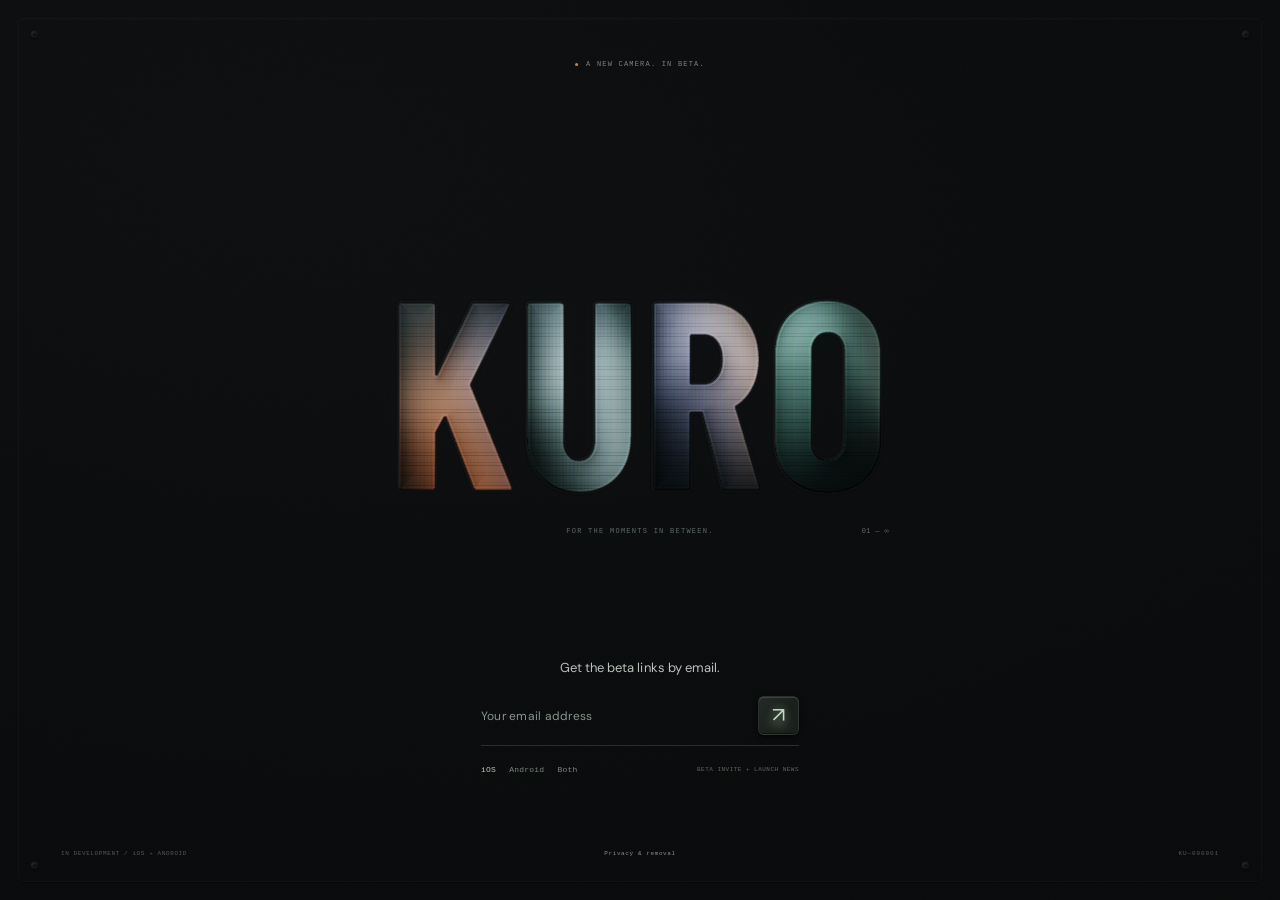
<file: index.html>
<!doctype html>
<html lang="en">
<head>
  <meta charset="utf-8">
  <meta name="viewport" content="width=device-width,initial-scale=1">
  <meta name="theme-color" content="#111213">
  <meta name="description" content="KURO. For the moments in between. Join the camera beta.">
  <meta property="og:title" content="KURO — For the moments in between.">
  <meta property="og:description" content="Sign up for the KURO camera beta on iPhone and Android.">
  <meta property="og:image" content="https://benmidi.github.io/kuro-site/assets/social-preview.png">
  <meta property="og:type" content="website">
  <meta property="og:url" content="https://benmidi.github.io/kuro-site/">
  <title>KURO — For the moments in between.</title>
  <link rel="icon" href="assets/favicon.svg" type="image/svg+xml">
  <link rel="preload" href="assets/barlow-700.ttf" as="font" type="font/ttf" crossorigin>
  <link rel="stylesheet" href="style.css?v=6">
  <script src="app.js?v=6" type="module"></script>
  <script src="waitlist.js?v=2" type="module"></script>
</head>
<body>
  <a class="skip-link" href="#email">Skip to signup</a>
  <main class="installation" id="installation">
    <canvas id="material" aria-hidden="true"></canvas>
    <div class="matte-border" aria-hidden="true"></div>
    <i class="fastener top-left" aria-hidden="true"></i><i class="fastener top-right" aria-hidden="true"></i>
    <i class="fastener bottom-left" aria-hidden="true"></i><i class="fastener bottom-right" aria-hidden="true"></i>
    <header class="masthead">
      <span class="coming-soon"><i></i> A NEW CAMERA. IN BETA.</span>
    </header>

    <div class="word-area">
      <button id="word-window" class="word-window" type="button" aria-label="Illuminate KURO" title="Hold to bring it into focus"><h1>KURO</h1></button>
      <div class="under-word" aria-hidden="true"><span class="word-tagline">FOR THE MOMENTS IN BETWEEN.</span><span class="word-index">01 — ∞</span></div>
    </div>

    <section class="signup" aria-labelledby="signup-title">
      <h2 id="signup-title">Get the beta links by email.</h2>
      <form id="waitlist-form" method="post">
        <label class="sr-only" for="email">Your email address</label>
        <div class="email-row"><input id="email" name="email" type="email" placeholder="Your email address" autocomplete="email" maxlength="254" required><button type="submit" class="join-button" disabled aria-label="Email me the beta links"><span aria-hidden="true">↗</span></button></div>
        <div class="form-bottom"><fieldset><legend class="sr-only">Your device</legend><label><input type="radio" name="platform" value="ios" checked><span>iOS</span></label><label><input type="radio" name="platform" value="android"><span>Android</span></label><label><input type="radio" name="platform" value="both"><span>Both</span></label></fieldset><span class="launch-note">BETA INVITE + LAUNCH NEWS</span></div>
        <div class="honey" aria-hidden="true"><label for="website">Website</label><input name="website" id="website" tabindex="-1" autocomplete="off"></div>
        <div id="signup-result"><p id="form-status" role="status" aria-live="polite"></p><div id="beta-links" hidden><a href="https://testflight.apple.com/join/BgCW6c2Y">iPhone · TestFlight</a> &nbsp; <a href="https://play.google.com/apps/internaltest/4700583040949326018">Android · approved testers</a></div></div><noscript><p class="no-script">Enable JavaScript to join the list.</p></noscript>
      </form>
    </section>
    <footer class="footer"><span>IN DEVELOPMENT / iOS + ANDROID</span><button id="privacy-open" type="button">Privacy & removal</button><span class="serial">KU—000001</span></footer>
  </main>
  <dialog id="privacy-dialog" aria-labelledby="privacy-title">
    <button class="dialog-close" id="privacy-close" aria-label="Close privacy notice">×</button>
    <span class="dialog-eyebrow">KURO / EARLY ACCESS</span>
    <h2 id="privacy-title">Your email stays yours.</h2>
    <p>Signing up sends you the beta links and opts you into KURO launch updates. Android installs require an approved Google Play tester account. We store your email, device preference, and signup time in Kuro’s Supabase database while the early-access list is in use. We don’t sell the list or use tracking pixels.</p>
    <p>A salted hash of your network address limits automated signups. Your raw network address is not stored in the waitlist. Hosting providers may keep their own operational logs.</p>
    <p>To leave, follow the unsubscribe link in your invitation or enter the same email below.</p>
    <form id="removal-form"><label for="removal-email">Email to remove</label><input type="email" id="removal-email" required maxlength="254" autocomplete="email"><button class="remove-button" type="submit">Remove my email <span aria-hidden="true">↗</span></button><p id="removal-status" role="status"></p></form>
  </dialog>
</body>
</html>
</file>
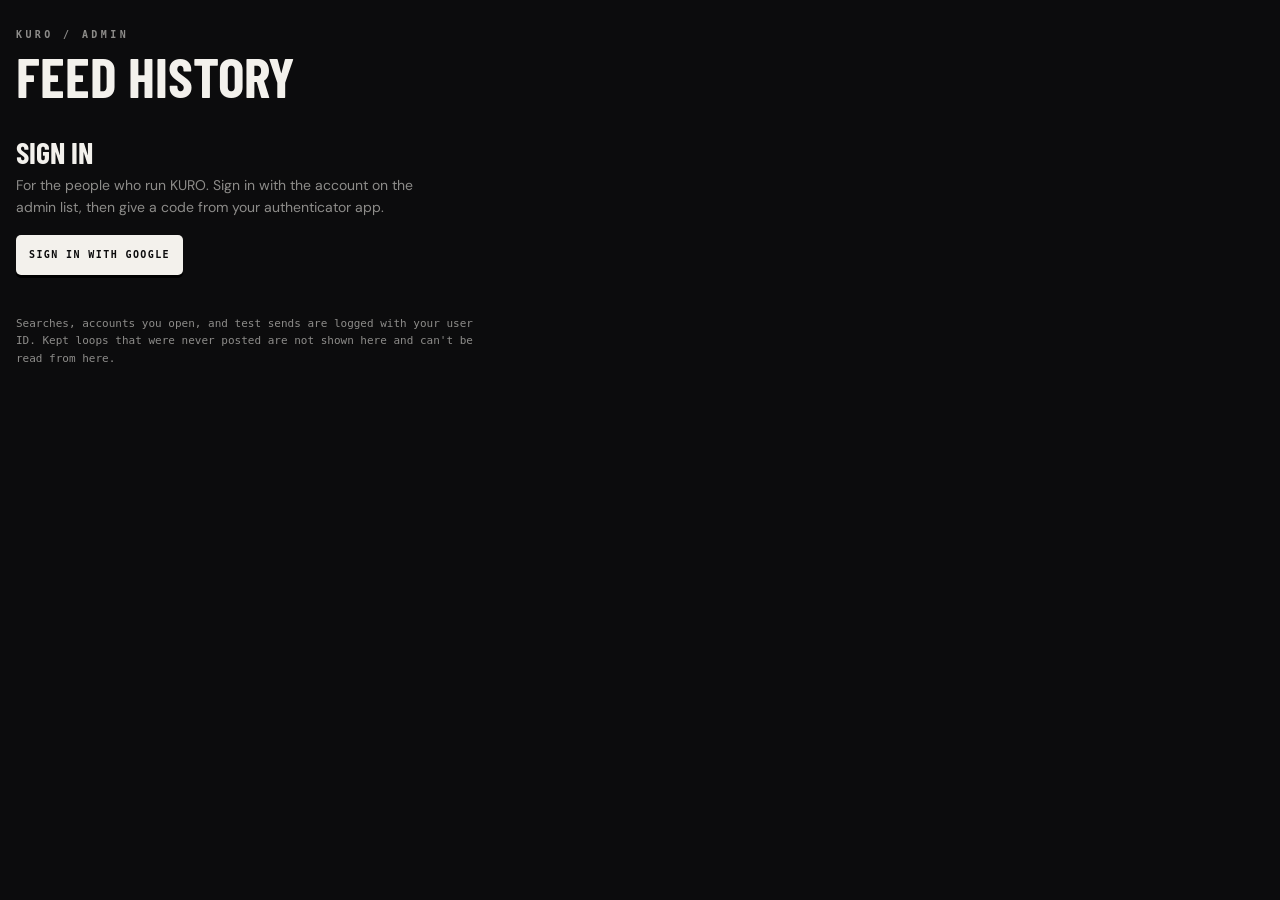
<file: admin/index.html>
<!doctype html>
<html lang="en">
<head>
  <meta charset="utf-8">
  <!-- This page holds no secrets and decides nothing: the database checks every request. The policy
       below is a second line. It lets the page run only its own scripts and styles, and talk only
       to KURO's backend (or the local stack on this machine). -->
  <meta http-equiv="Content-Security-Policy" content="default-src 'none'; script-src 'self'; style-src 'self'; font-src 'self'; img-src 'self' data:; connect-src https://rqirmprdejkkfvzhttco.supabase.co http://127.0.0.1:55321; base-uri 'none'; form-action 'none'">
  <meta name="referrer" content="no-referrer">
  <meta name="viewport" content="width=device-width,initial-scale=1">
  <meta name="robots" content="noindex,nofollow">
  <meta name="theme-color" content="#0c0c0d">
  <title>KURO — Admin</title>
  <link rel="icon" href="../assets/favicon.svg" type="image/svg+xml">
  <link rel="stylesheet" href="admin.css?v=3">
  <script src="admin.js?v=4" type="module"></script>
</head>
<body>
  <header class="top">
    <div>
      <span class="eyebrow">KURO / ADMIN</span>
      <h1>Feed history</h1>
    </div>
    <div class="who" id="who" hidden>
      <span id="who-name"></span>
      <button class="key" id="sign-out">SIGN OUT</button>
    </div>
  </header>

  <main>
    <p class="notice" id="notice" role="alert" hidden></p>

    <!-- One of these at a time, until the session is an admin's. -->
    <section class="gate" id="gate-loading"><p class="quiet">CHECKING…</p></section>

    <section class="gate" id="gate-sign-in" hidden>
      <h2>Sign in</h2>
      <p class="lede">For the people who run KURO. Sign in with the account on the admin list, then give a code from your authenticator app.</p>
      <button class="key primary" id="google" hidden>SIGN IN WITH GOOGLE</button>
      <form id="local" hidden autocomplete="off">
        <p class="tag">LOCAL STACK · 127.0.0.1:55321</p>
        <label>PUBLIC KEY <input id="local-key" required spellcheck="false" placeholder="scripts/local-backend.sh key"></label>
        <label>EMAIL <input id="local-email" type="email" required value="alice@kuro.test"></label>
        <label>PASSWORD <input id="local-password" type="password" required></label>
        <button class="key primary">SIGN IN</button>
      </form>
    </section>

    <section class="gate" id="gate-stranger" hidden>
      <h2>Not an admin</h2>
      <p class="lede">This account isn't on the admin list. If it should be, give the owner this user ID:</p>
      <p class="mono" id="stranger-id"></p>
    </section>

    <section class="gate" id="gate-code" hidden>
      <h2 id="code-title">Authenticator code</h2>
      <p class="lede" id="code-lede"></p>
      <div id="enroll" hidden>
        <img id="qr" alt="QR code for your authenticator app" width="200" height="200">
        <p class="tag">OR TYPE THIS KEY IN</p>
        <p class="mono" id="secret"></p>
      </div>
      <form id="code-form" autocomplete="off">
        <label>6-DIGIT CODE <input id="code" inputmode="numeric" pattern="[0-9]{6}" maxlength="6" required autocomplete="one-time-code"></label>
        <button class="key primary">CONTINUE</button>
      </form>
    </section>

    <section class="app" id="app" hidden>
      <a class="key campaign-link" id="compose-notification" href="#campaign-heading" hidden>COMPOSE NOTIFICATION</a>
      <aside class="people" aria-label="People">
        <label class="tag" for="search">HANDLE OR USER ID</label>
        <input id="search" type="search" spellcheck="false" autocomplete="off" maxlength="36" placeholder="@handle">
        <p class="quiet" id="people-status" role="status"></p>
        <button class="key" id="my-account" type="button">MY ACCOUNT</button>
        <ul id="people"></ul>
      </aside>
      <section class="loops" aria-label="Loops">
        <div id="person" hidden>
          <h2 id="person-name"></h2>
          <p class="mono" id="person-id"></p>
          <p class="quiet" id="person-counts"></p>
          <button class="key" id="push-test" type="button">SEND TEST NOTIFICATION</button>
          <p class="quiet" id="push-test-status" role="status" aria-live="polite"></p>
        </div>
        <p class="quiet" id="loops-status" role="status">Pick someone to see every loop they have put in the feed.</p>
        <div class="grid" id="grid"></div>
        <button class="key" id="more" hidden>LOAD MORE</button>
      </section>
    </section>

    <section class="campaigns" id="campaigns" aria-labelledby="campaign-heading" hidden>
      <h2 id="campaign-heading" tabindex="-1">Compose notification</h2>
      <div class="campaign-grid">
        <form id="campaign-form" autocomplete="off">
          <label>TITLE <input id="campaign-title" maxlength="80" required></label>
          <label>MESSAGE <textarea id="campaign-body" maxlength="240" rows="3" required></textarea></label>
          <label>AUDIENCE
            <select id="campaign-audience" aria-describedby="campaign-audience-help">
              <option value="all">All users</option>
              <option value="recent">Devices seen in the past 7 days</option>
              <option value="internal">Internal test accounts</option>
            </select>
          </label>
          <p class="quiet audience-help" id="campaign-audience-help">Only users with eligible devices can receive this push.</p>
          <label>PLATFORM
            <select id="campaign-platform">
              <option value="both">iOS and Android</option>
              <option value="ios">iOS</option>
              <option value="android">Android</option>
            </select>
          </label>
          <label>CATEGORY
            <select id="campaign-category">
              <option value="marketing">Marketing · opt-in required</option>
              <option value="service">Service · operational updates</option>
            </select>
          </label>
          <label>DELIVERY
            <select id="campaign-delivery">
              <option value="now">As soon as allowed</option>
              <option value="scheduled">Schedule in my time zone</option>
              <option value="recipient">Schedule in each recipient’s time zone</option>
            </select>
          </label>
          <label id="campaign-time-label" hidden><span id="campaign-time-zone">DATE AND TIME</span>
            <input type="datetime-local" id="campaign-time" disabled>
          </label>
          <p class="quiet">Opens the feed. Schedule up to 7 days ahead. Quiet hours and delivery backlog can delay arrival. In recipient-local mode, a time that has already passed is due immediately.</p>
          <button class="key primary" id="campaign-preview-button" type="submit">PREVIEW AUDIENCE</button>
        </form>
        <div>
          <div class="notification-preview" aria-label="Notification preview">
            <p class="tag">KURO</p>
            <strong id="campaign-preview-title"></strong>
            <p id="campaign-preview-body"></p>
          </div>
          <p id="campaign-status" class="quiet" role="status" aria-live="polite"></p>
          <div id="campaign-actions" hidden>
            <label id="campaign-confirm-label" hidden><span id="campaign-confirm-prompt"></span>
              <input id="campaign-confirm" spellcheck="false" autocomplete="off">
            </label>
            <div class="campaign-buttons">
              <button class="key" id="campaign-test" type="button">TEST ON MY DEVICES</button>
              <button class="key primary" id="campaign-schedule" type="button">QUEUE CAMPAIGN</button>
            </div>
            <p class="quiet" id="campaign-action-status" role="status" aria-live="polite"></p>
          </div>
        </div>
      </div>
      <div class="campaign-history">
        <div class="campaign-buttons"><h3>History</h3><button class="key" id="campaign-refresh" type="button">REFRESH</button></div>
        <p class="quiet" id="campaign-history-status" role="status"></p>
        <ul id="campaign-history"></ul>
      </div>
    </section>

    <p class="foot">Searches, accounts you open, and test sends are logged with your user ID. Kept loops that were never posted are not shown here and can't be read from here.</p>
  </main>

  <dialog id="viewer" aria-label="Loop">
    <canvas id="viewer-canvas"></canvas>
    <div class="viewer-side">
      <dl id="viewer-facts"></dl>
      <button class="key" id="viewer-close">CLOSE</button>
    </div>
  </dialog>
</body>
</html>
</file>
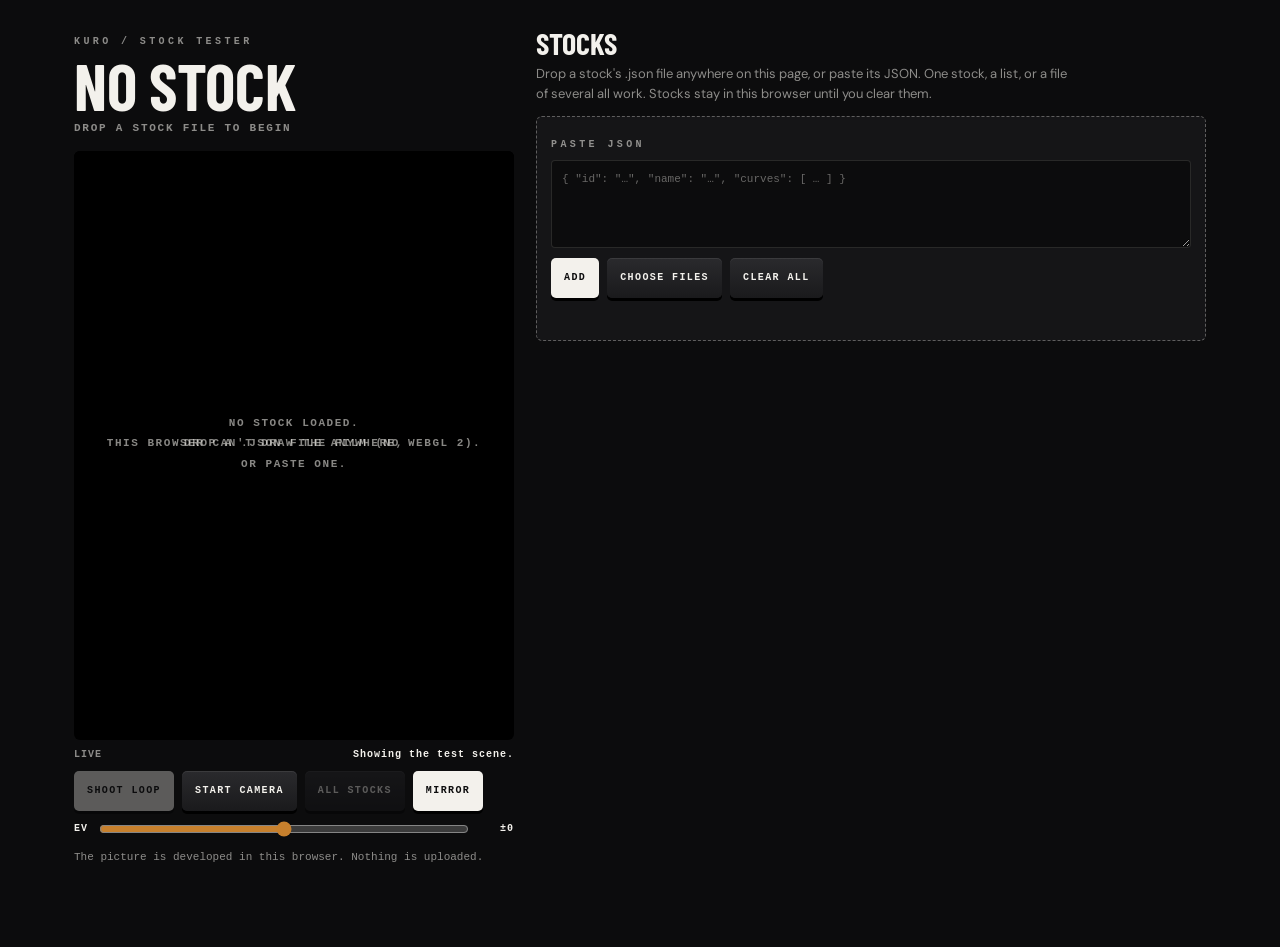
<file: stock-tester/index.html>
<!doctype html>
<html lang="en">
<head>
  <meta charset="utf-8">
  <meta name="viewport" content="width=device-width,initial-scale=1">
  <meta name="robots" content="noindex,nofollow">
  <meta name="theme-color" content="#0c0c0d">
  <title>KURO — Stock tester</title>
  <link rel="icon" href="../assets/favicon.svg" type="image/svg+xml">
  <style>
    @font-face{font-family:Barlow;src:url('../assets/barlow-700.ttf') format('truetype');font-weight:700;font-display:swap}
    @font-face{font-family:DM;src:url('../assets/dm-regular.ttf') format('truetype');font-weight:400;font-display:swap}
    :root{color-scheme:dark;--housing:#0c0c0d;--paper:#f3f1ec;--quiet:#f3f1ec8f;--line:#f3f1ec1f;--well:#151517;--kincha:#c7802d;--mono:'SFMono-Regular',ui-monospace,Menlo,Consolas,monospace}
    *{box-sizing:border-box}
    body{margin:0;background:var(--housing);color:var(--paper);font-family:DM,system-ui,sans-serif;-webkit-font-smoothing:antialiased}
    button,input,textarea{font:inherit;color:inherit}
    button{cursor:pointer}
    button:disabled{opacity:.35;cursor:default}
    :focus-visible{outline:1px solid var(--paper);outline-offset:3px}
    .page{max-width:1180px;margin:0 auto;padding:22px 16px 60px;display:grid;grid-template-columns:minmax(0,1fr);gap:22px}
    @media(min-width:900px){.page{grid-template-columns:minmax(0,440px) minmax(0,1fr);align-items:start;padding:28px 24px 80px}.camera{position:sticky;top:20px}}
    .eyebrow{font:700 10px/1 var(--mono);letter-spacing:.34em;color:var(--quiet)}
    h1{font:700 clamp(40px,9vw,64px)/.9 Barlow,Impact,'Arial Narrow',sans-serif;margin:8px 0 6px;letter-spacing:-.005em;text-transform:uppercase;overflow-wrap:anywhere}
    .sub{font:600 11px/1.4 var(--mono);letter-spacing:.16em;color:var(--quiet);min-height:16px}
    .finder{position:relative;margin-top:14px;aspect-ratio:3/4;background:#000;border-radius:6px;overflow:hidden;box-shadow:0 3px 0 #000}
    .sheet .finder{aspect-ratio:1/1}
    #film{position:absolute;inset:0;width:100%;height:100%;display:block}
    #video{display:none}
    .brackets{position:absolute;inset:14px;pointer-events:none}
    .brackets i{position:absolute;width:22px;height:22px;border:2px solid #f3f1ecb3}
    .brackets i:nth-child(1){left:0;top:0;border-right:0;border-bottom:0}.brackets i:nth-child(2){right:0;top:0;border-left:0;border-bottom:0}
    .brackets i:nth-child(3){left:0;bottom:0;border-right:0;border-top:0}.brackets i:nth-child(4){right:0;bottom:0;border-left:0;border-top:0}
    .sheet .brackets,.empty .brackets{display:none}
    #labels{position:absolute;inset:0}
    .label{position:absolute;padding:0;border:0;background:none;text-align:left}
    .label span{position:absolute;left:6px;bottom:6px;font:700 9px/1 var(--mono);letter-spacing:.12em;background:#0c0c0dd9;padding:4px 5px;border-radius:3px}
    .label:hover{box-shadow:inset 0 0 0 2px var(--paper)}
    .blank{position:absolute;inset:0;display:none;place-items:center;text-align:center;padding:30px;font:600 11px/1.9 var(--mono);letter-spacing:.14em;color:var(--quiet)}
    .empty .blank,.no-gl .blank.gl{display:grid}.no-gl .blank:not(.gl){display:none}
    .hud{display:flex;justify-content:space-between;gap:12px;align-items:center;min-height:34px;font:700 10px/1.3 var(--mono);letter-spacing:.1em}
    .hud #anatomy{color:var(--quiet)}
    .controls{display:flex;flex-wrap:wrap;gap:8px;align-items:center}
    .key{min-height:40px;padding:0 13px;border:0;border-radius:5px;background:linear-gradient(#2a2a2d,#1a1a1c);box-shadow:0 3px 0 #000,inset 0 1px #ffffff14;font:700 10px/1 var(--mono);letter-spacing:.14em}
    .key:active:not(:disabled){transform:translateY(2px);box-shadow:0 1px 0 #000}
    .key.primary,.key[aria-pressed=true]{background:var(--paper);color:var(--housing)}
    .ev{display:flex;align-items:center;gap:9px;flex:1 1 180px;font:700 10px/1 var(--mono);letter-spacing:.1em}
    .ev input{flex:1;min-width:0;accent-color:var(--kincha)}
    .ev output{min-width:34px;text-align:right}
    .note{font:400 11px/1.6 var(--mono);color:var(--quiet);margin:10px 0 0}
    h2{font:700 30px/1 Barlow,Impact,'Arial Narrow',sans-serif;text-transform:uppercase;margin:0 0 6px}
    .lede{font-size:13px;line-height:1.55;color:var(--quiet);margin:0 0 12px;max-width:60ch}
    .drop{border:1px dashed #f3f1ec55;border-radius:6px;padding:14px;background:var(--well)}
    .dropping .drop{border-color:var(--paper);background:#1e1e21}
    .dropping::after{content:'DROP TO ADD';position:fixed;inset:10px;display:grid;place-items:center;border:2px dashed var(--paper);border-radius:10px;background:#0c0c0de0;font:700 44px Barlow,Impact,sans-serif;letter-spacing:.02em;pointer-events:none;z-index:9}
    textarea{display:block;width:100%;min-height:88px;resize:vertical;background:#0c0c0d;border:1px solid var(--line);border-radius:4px;padding:10px;font:400 11px/1.5 var(--mono);color:var(--paper)}
    textarea::placeholder{color:#f3f1ec66}
    .drop .controls{margin-top:10px}
    .filekey{position:relative;display:inline-grid;place-items:center}
    .filekey input{position:absolute;inset:0;opacity:0;cursor:pointer;width:100%}
    #report{font:600 11px/1.5 var(--mono);letter-spacing:.04em;min-height:18px;margin:10px 0 0;color:#b9d6b4}
    #report[data-bad=true]{color:#f0a184}
    #stocks{display:flex;gap:8px;overflow-x:auto;padding:14px 0 6px;scrollbar-width:thin}
    .cartridge{position:relative;flex:0 0 96px;height:74px;border:0;border-radius:5px;text-align:left;padding:0;box-shadow:0 3px 0 #000;overflow:hidden}
    .cartridge[aria-selected=true]{box-shadow:0 0 0 2px var(--paper),0 4px 0 #000;transform:translateY(-2px)}
    .c-iso{position:absolute;left:8px;top:13px;font:700 30px/1 Barlow,Impact,sans-serif}
    .c-name{position:absolute;left:8px;right:6px;bottom:8px;font:700 8.5px/1 var(--mono);letter-spacing:.16em;white-space:nowrap;overflow:hidden;text-overflow:ellipsis}
    .c-kanji{position:absolute;right:7px;top:7px;font-size:14px;opacity:.75}
    .c-flag{position:absolute;right:6px;bottom:6px;width:15px;height:15px;border-radius:50%;background:#e2572f;color:#fff;font:700 10px/15px var(--mono);text-align:center}
    .card{position:relative;border-radius:6px;padding:14px;margin-top:10px;overflow:hidden;box-shadow:0 3px 0 #000;display:grid;gap:6px}
    .k-big{position:absolute;right:6px;top:-14px;font-size:120px;font-weight:700;opacity:.14;line-height:1.2;pointer-events:none}
    .k-name{font:800 11px/1 var(--mono);letter-spacing:.22em}
    .k-iso{font:700 88px/.9 Barlow,Impact,sans-serif}
    .card p{margin:0;font-size:13px;font-weight:500;line-height:1.4;max-width:34ch}
    .k-meta{font:600 9px/1.5 var(--mono);letter-spacing:.06em;opacity:.85;overflow-wrap:anywhere}.k-meta.dim{opacity:.6}
    .verdict{margin-top:12px;padding:11px 12px;border-radius:5px;background:#16241a;border:1px solid #3c6b47;font:400 11px/1.6 var(--mono);display:grid;gap:3px}
    .verdict strong{letter-spacing:.14em;font-size:10px;color:#b9d6b4}
    .verdict.bad{background:#2a1712;border-color:#8a4029}.verdict.bad strong{color:#f0a184}
    .verdict ul{margin:4px 0;padding-left:18px}.verdict span{color:var(--quiet)}
    .actions{display:flex;flex-wrap:wrap;gap:8px;margin:14px 0 4px}
    .actions button{min-height:36px;padding:0 12px;border:1px solid var(--line);border-radius:4px;background:none;font:700 10px/1 var(--mono);letter-spacing:.12em}
    .actions button:hover{background:#f3f1ec12}
    .params{margin-top:16px;border-top:1px solid var(--line);padding-top:10px}
    .params h3{font:700 10px/1 var(--mono);letter-spacing:.24em;color:var(--quiet);margin:0 0 8px}
    .params dl{margin:0;display:grid;grid-template-columns:118px minmax(0,1fr);gap:5px 12px;font:400 11px/1.5 var(--mono)}
    .params dt{color:var(--quiet);letter-spacing:.06em}.params dd{margin:0;overflow-wrap:anywhere;font-variant-numeric:tabular-nums}
    @media(max-width:480px){.params dl{grid-template-columns:96px minmax(0,1fr)}}
    @media(prefers-reduced-motion:reduce){.key:active:not(:disabled){transform:none}}
  </style>
  <script src="tester.js?v=2" type="module"></script>
</head>
<body class="empty">
  <main class="page">
    <section class="camera" aria-label="Viewfinder">
      <span class="eyebrow">KURO / STOCK TESTER</span>
      <h1 id="title">NO STOCK</h1>
      <div class="sub" id="motion">DROP A STOCK FILE TO BEGIN</div>
      <div class="finder">
        <canvas id="film" aria-label="The picture developed on the selected stock"></canvas>
        <video id="video" playsinline muted></video>
        <div id="labels"></div>
        <div class="brackets" aria-hidden="true"><i></i><i></i><i></i><i></i></div>
        <div class="blank">NO STOCK LOADED.<br>DROP A .JSON FILE ANYWHERE,<br>OR PASTE ONE.</div>
        <div class="blank gl">THIS BROWSER CAN'T DRAW THE FILM (NO WEBGL 2).</div>
      </div>
      <div class="hud"><span id="anatomy">LIVE</span><span id="camera-status">Showing the test scene.</span></div>
      <div class="controls">
        <button class="key primary" id="shoot" disabled>SHOOT LOOP</button>
        <button class="key" id="camera">START CAMERA</button>
        <button class="key" id="all" aria-pressed="false" disabled>ALL STOCKS</button>
        <button class="key" id="mirror" aria-pressed="true">MIRROR</button>
        <label class="ev">EV <input id="ev" type="range" min="-6" max="6" step="1" value="0" aria-label="Exposure, in thirds of a stop"> <output id="ev-value" for="ev">±0</output></label>
      </div>
      <p class="note">The picture is developed in this browser. Nothing is uploaded.</p>
    </section>

    <section aria-label="Stocks">
      <h2>Stocks</h2>
      <p class="lede">Drop a stock's .json file anywhere on this page, or paste its JSON. One stock, a list, or a file of several all work. Stocks stay in this browser until you clear them.</p>
      <div class="drop">
        <label class="eyebrow" for="paste">PASTE JSON</label>
        <textarea id="paste" spellcheck="false" placeholder='{ "id": "…", "name": "…", "curves": [ … ] }' style="margin-top:8px"></textarea>
        <div class="controls">
          <button class="key primary" id="add">ADD</button>
          <span class="key filekey">CHOOSE FILES<input id="file" type="file" accept=".json,application/json" multiple aria-label="Choose stock files"></span>
          <button class="key" id="clear">CLEAR ALL</button>
        </div>
        <p id="report" role="status" aria-live="polite"></p>
      </div>
      <div id="stocks" role="listbox" aria-label="Loaded stocks"></div>
      <div id="detail"></div>
    </section>
  </main>
</body>
</html>
</file>
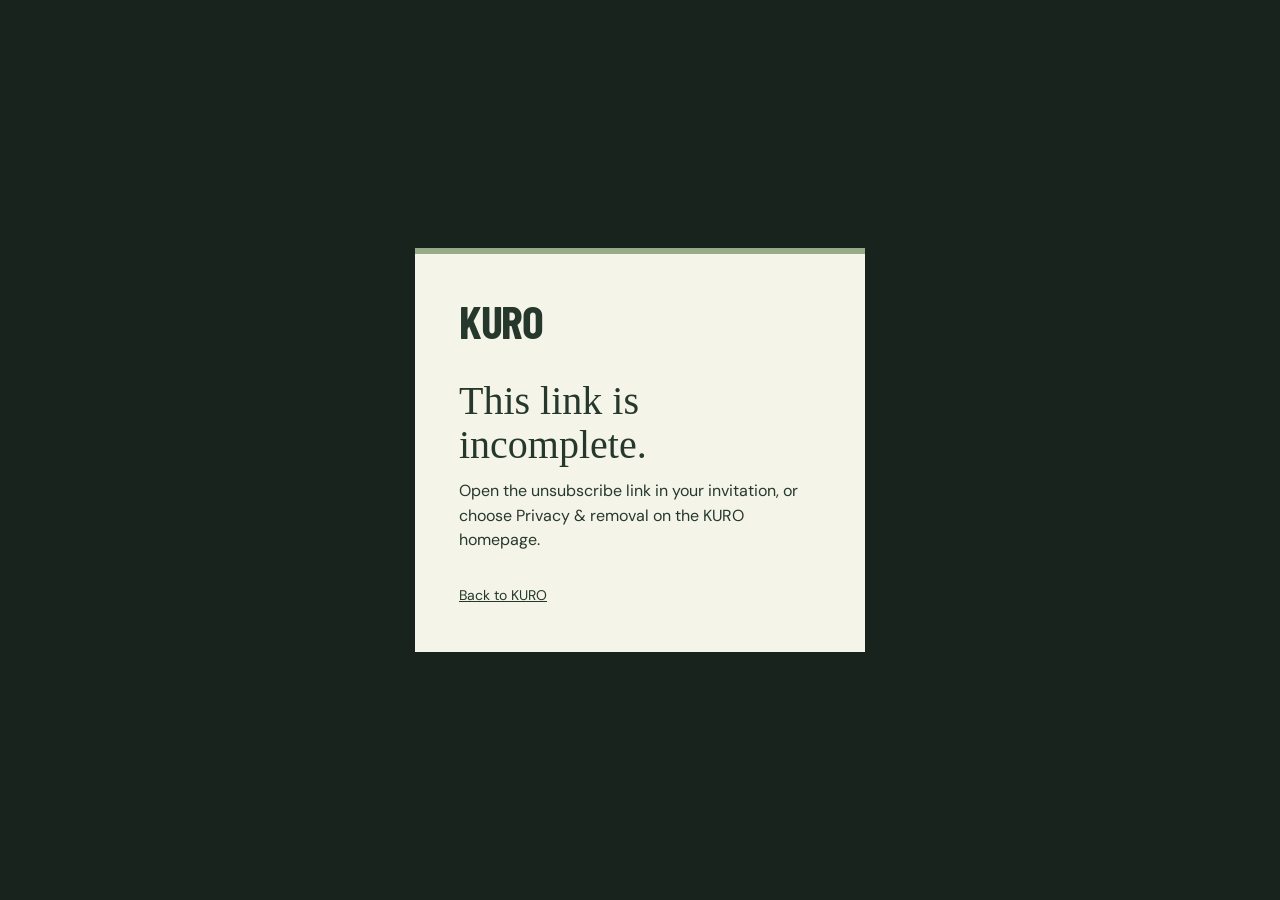
<file: unsubscribe/index.html>
<!doctype html>
<html lang="en">
<head>
  <meta charset="utf-8"><meta name="viewport" content="width=device-width,initial-scale=1">
  <meta name="referrer" content="no-referrer"><meta name="robots" content="noindex">
  <meta name="theme-color" content="#18231e"><title>Unsubscribe · KURO</title>
  <link rel="icon" href="../assets/favicon.svg"><link rel="stylesheet" href="unsubscribe.css">
  <script type="module" src="unsubscribe.js"></script>
</head>
<body><main>
  <a class="brand" href="../" aria-label="KURO home">KURO</a>
  <h1>Leave the beta email list?</h1>
  <p id="details">Unsubscribing stops KURO beta and launch emails. You can keep using the camera.</p>
  <button type="button" disabled>Unsubscribe</button>
  <p id="status" role="status" aria-live="polite"></p>
  <noscript>Enable JavaScript to unsubscribe here, or use the email removal form on the KURO homepage.</noscript>
  <a class="back" href="../">Back to KURO</a>
</main></body></html>
</file>
<file: style.css>
@font-face{font-family:Barlow;src:url('assets/barlow-700.ttf') format('truetype');font-weight:700;font-display:swap}
@font-face{font-family:DM;src:url('assets/dm-regular.ttf') format('truetype');font-weight:400;font-display:swap}
:root{color-scheme:dark;--paper:#d9dbd8;--quiet:#737a7b;--mono:'SFMono-Regular',Consolas,'Liberation Mono',monospace;--light:#bdc7bf;--orange:#bf6d47}
*{box-sizing:border-box}body{margin:0;background:#111213;color:var(--paper);font-family:DM,Arial,sans-serif;-webkit-font-smoothing:antialiased}body:has(dialog[open]){overflow:hidden}button,input{font:inherit}button{cursor:pointer;color:inherit}button:disabled{cursor:wait;opacity:.5}button,input,a{-webkit-tap-highlight-color:transparent;touch-action:manipulation}button:focus-visible,input:focus-visible,a:focus-visible{outline:1px solid #bacabf;outline-offset:7px}::selection{background:#aabdaf;color:#111413}.sr-only,.skip-link{position:absolute;width:1px;height:1px;margin:-1px;padding:0;overflow:hidden;clip:rect(0,0,0,0);white-space:nowrap;border:0}.skip-link:focus{position:fixed;top:12px;left:12px;width:auto;height:auto;clip:auto;padding:15px;background:#d9dbd8;color:#111;z-index:20}
.installation{position:relative;isolation:isolate;min-height:800px;height:100svh;overflow:hidden;background:radial-gradient(ellipse at 45% 22%,#24282950,transparent 60%),linear-gradient(135deg,#151718,#111213 70%)}#material{position:absolute;inset:0;width:100%;height:100%;z-index:-1;opacity:0;transition:opacity 1.5s}#material.ready{opacity:1}.matte-border{position:absolute;inset:18px;border:1px solid #e4f0ee07;box-shadow:inset 0 1px #ffffff03,0 1px #0005;border-radius:5px;pointer-events:none}.fastener{position:absolute;display:block;width:7px;height:7px;border-radius:50%;background:linear-gradient(135deg,#292d2f,#121415 65%);box-shadow:0 -.5px 1px #83908c25,0 1px 2px #000b;z-index:2;pointer-events:none}.fastener:after{content:'';position:absolute;left:2px;right:2px;top:3px;height:1px;background:#080b0b;transform:rotate(-30deg)}.top-left{left:31px;top:31px}.top-right{right:31px;top:31px}.bottom-left{left:31px;bottom:31px}.bottom-right{right:31px;bottom:31px}
.masthead{min-height:32px;position:absolute;top:49px;left:61px;right:61px;display:flex;align-items:center;justify-content:space-between;gap:22px;font:8px/1.4 var(--mono);letter-spacing:.15em;color:#89918f}.coming-soon{display:flex;align-items:center;gap:8px;font-size:7px;position:absolute;left:50%;transform:translateX(-50%);white-space:nowrap;color:#7b8482}.coming-soon i{height:3px;width:3px;background:#cb8052;border-radius:50%;box-shadow:0 0 7px #cb805240}
.word-area{position:absolute;left:6.1%;right:6.1%;top:22.5%;height:43%;max-height:540px}.word-window{display:block;position:relative;appearance:none;padding:0;margin:0;width:100%;height:100%;border:0;background:none;user-select:none;-webkit-user-select:none;outline-offset:18px}.word-window h1{margin:0;width:100%;height:100%;font:700 clamp(130px,30vw,600px)/.84 Barlow,Impact,'Arial Narrow',sans-serif;letter-spacing:-.012em;display:flex;justify-content:center;align-items:center;color:transparent;background:radial-gradient(ellipse at 8% 70%,#8b4634,transparent 45%),radial-gradient(ellipse at 55% 0,#a1b1b6,transparent 55%),radial-gradient(ellipse at 90% 80%,#5b746d,transparent 60%),#283331;background-clip:text;-webkit-background-clip:text;text-shadow:0 2px 2px #0005}.gpu-ready .word-window h1{opacity:0}.under-word{position:absolute;top:calc(100% + 26px);left:1px;right:1px;display:flex;justify-content:space-between;gap:20px;color:#5f6968;font:7px/1.5 var(--mono);letter-spacing:.18em;pointer-events:none}.under-word>.word-tagline{position:absolute;left:50%;transform:translateX(-50%);white-space:nowrap}.under-word>.word-index{margin-left:auto;font-size:7px;letter-spacing:.05em}
.signup{position:absolute;width:318px;left:50%;transform:translateX(-50%);bottom:13.5%;text-align:center}.signup h2{font-size:13px;font-weight:400;letter-spacing:.005em;color:#bac1bb;margin:0 0 20px}.email-row{display:flex;align-items:center;gap:15px;padding:0 0 10px;border-bottom:1px solid #58645d63}.email-row input{background:none;border:0;border-radius:0;color:#c6d3ca;min-width:0;flex:1;padding:10px 0;outline-offset:3px;font-size:12px;font-weight:400;letter-spacing:.02em}.email-row input::placeholder{color:#87948b;opacity:1}.join-button{height:39px;width:41px;flex-shrink:0;background:linear-gradient(130deg,#414b417d,#202923b3 60%);box-shadow:inset 0 .7px #e1ebde30,inset 0 -.8px #0008,0 2px 5px #0009,0 0 12px #b8dbc405;border:1px solid #b2c6b61a;border-radius:6px;position:relative;transition:box-shadow .3s,background .3s,transform .15s}.join-button:before{content:'';position:absolute;inset:6px;background:radial-gradient(ellipse at 50% 90%,#b9d0b62c,transparent 75%);border-radius:3px;filter:blur(3px)}.join-button span{position:relative;font-size:21px;font-weight:400;color:#c1d6bf;text-shadow:0 0 10px #b0d7a94f;line-height:1}.join-button:hover{background:linear-gradient(140deg,#617a5966,#303f31aa);box-shadow:inset 0 .7px #e1ebde50,0 0 15px #9eb69717,0 2px 5px #0009}.join-button:active{transform:translateY(2px)}.form-bottom{display:flex;align-items:center;justify-content:space-between;gap:10px;margin-top:15px}fieldset{margin:0;border:0;padding:0;display:flex;gap:13px}fieldset label{position:relative;cursor:pointer}fieldset input{position:absolute;inset:0;opacity:0;width:100%;height:100%;margin:0;cursor:pointer}fieldset span{display:block;color:#7d8981;font:8px/1.4 var(--mono);letter-spacing:.03em;padding:3px 0;transition:color .2s}fieldset input:checked+span{color:#b7c8ba}fieldset input:focus-visible+span{outline:1px solid #b7c8ba;outline-offset:4px}.launch-note{font:6px var(--mono);letter-spacing:.08em;color:#5d6961;white-space:nowrap}#signup-result{position:absolute;width:100%;top:100%;margin-top:13px}#beta-links{font-size:12px;margin-top:4px}#beta-links a{color:#c1d4c4}#form-status{margin:0;font-size:10px;line-height:1.6;color:#b2c5b5}#form-status[data-error=true],#removal-status[data-error=true]{color:#df9b7d}.honey{position:absolute;left:-9999px;opacity:0;width:1px;height:1px;overflow:hidden}.footer{position:absolute;left:61px;right:61px;bottom:42px;display:flex;justify-content:space-between;align-items:center;color:#505b57;font:6px/1.5 var(--mono);letter-spacing:.1em;gap:18px}.footer button{font:inherit;letter-spacing:inherit;color:#879388;position:absolute;left:50%;transform:translateX(-50%);background:none;border:0;padding:6px;text-underline-offset:4px}.footer button:hover{color:#a4b5a8}.serial{letter-spacing:.15em}.footer:before,.footer:after{display:none}
 dialog{width:min(480px,calc(100% - 32px));max-height:85svh;overflow-y:auto;padding:34px;border:1px solid #414a43;border-radius:8px;background:#191e1b;color:#c7d0c9;box-shadow:0 30px 80px #0008}dialog::backdrop{background:#080b09d9;backdrop-filter:blur(12px)}.dialog-close{position:absolute;right:13px;top:9px;background:none;border:0;font-size:26px;color:#a3b0a5;padding:4px 8px}.dialog-eyebrow{font:8px var(--mono);letter-spacing:.1em;color:#829084}dialog h2{font:400 22px/1.2 DM,Arial,sans-serif;margin:24px 0 20px}dialog p{font-size:11px;line-height:1.9;color:#95a298;margin:17px 0}#removal-form{margin-top:24px}dialog label{display:block;font-size:11px;color:#acbcae}dialog input{display:block;width:100%;padding:12px;background:transparent;border:1px solid #4b5e4e;border-radius:3px;margin-top:10px;color:#d9e5da}.remove-button{display:flex;justify-content:space-between;width:100%;margin-top:12px;padding:12px 14px;border:1px solid #72897533;border-radius:3px;background:#35493666;color:#c4d7c4;font-size:11px}.remove-button>span{font-size:17px}#removal-status{font-size:11px;min-height:18px;line-height:1.6}
@media(min-width:1800px){.word-area{left:8%;right:8%;top:23%;height:42%}.signup{bottom:14.5%}}
@media(max-height:800px) and (min-width:761px){.installation{min-height:650px}.word-area{top:23%;height:39%}.signup{bottom:13%}.masthead{top:40px}.footer{bottom:35px}.under-word{top:calc(100% + 18px)}}
@media(max-width:760px){.installation{min-height:700px}.matte-border{inset:11px}.fastener{width:5px;height:5px}.fastener:after{left:1px;right:1px;top:2px}.top-left{left:21px;top:21px}.top-right{right:21px;top:21px}.bottom-left{left:21px;bottom:21px}.bottom-right{right:21px;bottom:21px}.masthead{min-height:27px;top:41px;left:31px;right:26px;gap:14px}.coming-soon{font-size:5px;left:auto;right:41px;transform:none;letter-spacing:.08em;gap:6px}.coming-soon i{width:2px;height:2px}.word-area{left:6%;right:6%;top:30%;height:26%;max-height:280px}.word-window h1{font-size:31.5vw}.under-word{top:calc(100% + 22px);font-size:5px;letter-spacing:.08em}.under-word>.word-index{font-size:5px}.under-word>.word-tagline{font-size:5px;letter-spacing:.08em}.signup{width:min(290px,calc(100% - 74px));bottom:16.5%}.signup h2{font-size:12px;margin-bottom:18px}.email-row{gap:12px}.email-row input{font-size:16px}.form-bottom{margin-top:14px}fieldset{gap:12px}.launch-note{font-size:5px}.footer{left:31px;right:31px;bottom:40px;font-size:5px;gap:15px}.footer button{font-size:6px;position:static;transform:none}.footer .serial{display:none}dialog{padding:30px 24px}}
@media(max-width:360px){.coming-soon{font-size:4px;right:35px}.masthead{left:26px;right:21px}.signup{width:calc(100% - 64px)}.launch-note{font-size:4px}.footer{left:27px;right:27px;font-size:4px}.footer button{font-size:5px}}
@media(prefers-reduced-motion:reduce){*,*:before,*:after{transition:none!important}}

.no-script{font-size:10px;color:#b2c5b5;margin-top:13px}

/* Keep the wordmark centered at its existing focal point, with a 500px cap. */
.word-area{left:50%;right:auto;top:44%;width:min(500px,88%);height:auto;aspect-ratio:12/5;max-height:none;transform:translate(-50%,-50%)}
.word-window h1{font-size:min(39vw,220px)}
</file>
<file: admin/admin.css>
@font-face{font-family:Barlow;src:url('../assets/barlow-700.ttf') format('truetype');font-weight:700;font-display:swap}
@font-face{font-family:DM;src:url('../assets/dm-regular.ttf') format('truetype');font-weight:400;font-display:swap}
:root{color-scheme:dark;--housing:#0c0c0d;--paper:#f3f1ec;--quiet:#f3f1ec8f;--line:#f3f1ec1f;--well:#151517;--kincha:#c7802d;--bad:#f0a184;--mono:'SFMono-Regular',ui-monospace,Menlo,Consolas,monospace}
*{box-sizing:border-box}
[hidden]{display:none!important}
body{margin:0;background:var(--housing);color:var(--paper);font-family:DM,system-ui,sans-serif;-webkit-font-smoothing:antialiased}
button,input{font:inherit;color:inherit}
button{cursor:pointer}
button:disabled{opacity:.35;cursor:default}
:focus-visible{outline:1px solid var(--paper);outline-offset:3px}
.top,main{max-width:1280px;margin:0 auto;padding:0 16px}
.top{display:flex;justify-content:space-between;align-items:flex-end;gap:16px;padding-top:22px}
main{padding-bottom:60px}
.eyebrow,.tag{font:700 10px/1 var(--mono);letter-spacing:.34em;color:var(--quiet)}
.tag{letter-spacing:.2em;margin:0 0 8px;display:block}
h1{font:700 clamp(36px,7vw,56px)/.9 Barlow,Impact,'Arial Narrow',sans-serif;margin:8px 0 0;text-transform:uppercase}
h2{font:700 30px/1 Barlow,Impact,'Arial Narrow',sans-serif;text-transform:uppercase;margin:0 0 8px;overflow-wrap:anywhere}
.lede{font-size:14px;line-height:1.55;color:var(--quiet);margin:0 0 16px;max-width:52ch}
.quiet{font:600 11px/1.6 var(--mono);letter-spacing:.08em;color:var(--quiet);margin:8px 0}
.mono{font:400 12px/1.5 var(--mono);overflow-wrap:anywhere;user-select:all;margin:0 0 12px}
.who{display:flex;align-items:center;gap:12px;font:600 11px/1.3 var(--mono);letter-spacing:.06em;color:var(--quiet);text-align:right;overflow-wrap:anywhere}
.key{min-height:40px;padding:0 13px;border:0;border-radius:5px;background:linear-gradient(#2a2a2d,#1a1a1c);box-shadow:0 3px 0 #000,inset 0 1px #ffffff14;font:700 10px/1 var(--mono);letter-spacing:.14em;white-space:nowrap}
.key:active:not(:disabled){transform:translateY(2px);box-shadow:0 1px 0 #000}
.key.primary{background:var(--paper);color:var(--housing)}
.notice{margin:18px 0 0;padding:11px 12px;border-radius:5px;background:#2a1712;border:1px solid #8a4029;color:var(--bad);font:400 12px/1.6 var(--mono)}
.gate{max-width:440px;margin-top:36px}
form{display:grid;gap:12px}
label{display:grid;gap:6px;font:700 10px/1 var(--mono);letter-spacing:.2em;color:var(--quiet)}
input{width:100%;min-height:40px;background:var(--well);border:1px solid var(--line);border-radius:4px;padding:0 10px;font:400 13px/1 var(--mono);color:var(--paper);letter-spacing:0}
input::placeholder{color:#f3f1ec55}
#code{font-size:22px;letter-spacing:.3em;max-width:200px}
form .key{justify-self:start}
#qr{display:block;background:#fff;border-radius:6px;padding:8px;margin:0 0 14px}
.app{display:grid;grid-template-columns:minmax(0,1fr);gap:26px;margin-top:28px}
@media(min-width:860px){.app{grid-template-columns:280px minmax(0,1fr);align-items:start}.people{position:sticky;top:16px;max-height:calc(100vh - 32px);display:flex;flex-direction:column}}
#people{list-style:none;margin:0;padding:0;display:grid;gap:6px;overflow-y:auto}
#people button{width:100%;text-align:left;border:1px solid var(--line);border-radius:5px;background:var(--well);padding:9px 10px;display:grid;gap:4px}
#people button:hover{background:#1e1e21}
#people button[aria-current=true]{border-color:var(--paper)}
.p-name{font:700 13px/1.2 var(--mono);overflow:hidden;text-overflow:ellipsis;white-space:nowrap}
.p-count{font:600 10px/1.3 var(--mono);letter-spacing:.06em;color:var(--quiet)}
.grid{display:grid;grid-template-columns:repeat(auto-fill,minmax(150px,1fr));gap:12px;margin:14px 0 18px}
.loop{position:relative;border:0;padding:0;background:#000;border-radius:6px;overflow:hidden;aspect-ratio:3/4;box-shadow:0 3px 0 #000;text-align:left}
.loop canvas{position:absolute;inset:0;width:100%;height:100%;object-fit:cover;display:block}
.loop:hover{box-shadow:0 0 0 2px var(--paper),0 3px 0 #000}
.l-state,.l-date,.l-note{position:absolute;font:700 9px/1 var(--mono);letter-spacing:.12em;background:#0c0c0dd9;padding:4px 5px;border-radius:3px}
.l-state{left:6px;top:6px}
.l-state.down{background:var(--kincha);color:var(--housing)}
.l-date{left:6px;bottom:6px}
.l-note{left:6px;right:6px;top:50%;text-align:center;background:none;color:var(--quiet);line-height:1.5}
dialog{border:1px solid var(--line);border-radius:8px;background:var(--housing);color:var(--paper);padding:14px;max-width:min(96vw,900px);max-height:96vh}
dialog::backdrop{background:#000000d9}
dialog[open]{display:grid;gap:16px;grid-template-columns:minmax(0,1fr)}
@media(min-width:720px){dialog[open]{grid-template-columns:minmax(0,auto) 260px}}
#viewer-canvas{display:block;max-width:100%;max-height:calc(96vh - 30px);border-radius:5px;background:#000}
.viewer-side{display:grid;gap:14px;align-content:space-between}
dl{margin:0;display:grid;grid-template-columns:86px minmax(0,1fr);gap:6px 10px;font:400 11px/1.5 var(--mono)}
dt{color:var(--quiet);letter-spacing:.06em}
dd{margin:0;overflow-wrap:anywhere;user-select:all}
.foot{margin:40px 0 0;font:400 11px/1.6 var(--mono);color:var(--quiet);max-width:72ch}
@media(prefers-reduced-motion:reduce){.key:active:not(:disabled){transform:none}}

.campaigns{border-top:1px solid var(--line);margin-top:38px;padding-top:22px}
.campaign-link{grid-column:1/-1;justify-self:start;display:inline-flex;align-items:center;color:inherit;text-decoration:none}
.campaign-link:hover{text-decoration:underline}
.audience-help{margin:0}
.campaign-grid{display:grid;gap:24px;max-width:900px}
@media(min-width:720px){.campaign-grid{grid-template-columns:1fr 1fr}}
.campaign-grid select,.campaign-grid textarea{width:100%;min-height:40px;background:var(--well);border:1px solid var(--line);border-radius:4px;padding:9px 10px;font:400 13px/1.4 var(--mono);color:var(--paper);letter-spacing:0}
.campaign-grid textarea{resize:vertical}
.notification-preview{padding:16px;background:var(--well);border:1px solid var(--line);border-radius:10px;overflow-wrap:anywhere;white-space:pre-wrap}
.notification-preview p:not(.tag){margin:4px 0 0}
.campaign-buttons{display:flex;align-items:center;flex-wrap:wrap;gap:8px;margin-top:12px}
.campaign-history h3{margin:0 4px 0 0}
#campaign-history{margin:12px 0;padding:0;list-style:none;display:grid;gap:8px}
#campaign-history li{border:1px solid var(--line);border-radius:4px;padding:10px 12px;overflow-wrap:anywhere}
</file>
<file: unsubscribe/unsubscribe.css>
@font-face{font-family:Barlow;src:url(../assets/barlow-700.ttf)}@font-face{font-family:DM;src:url(../assets/dm-regular.ttf)}
*{box-sizing:border-box}body{margin:0;padding:24px 20px;min-height:100svh;display:grid;place-items:center;background:#18231e;color:#26382c;font:16px/1.55 DM,Arial,sans-serif}
main{width:min(100%,450px);padding:clamp(24px,7vw,44px);background:#f4f4e9;border-top:6px solid #97ab89}
.brand{font:700 46px/1 Barlow,Arial,sans-serif;letter-spacing:-1.5px;text-decoration:none;color:inherit}h1{margin:32px 0 12px;font:normal clamp(30px,6vw,40px)/1.1 Georgia,serif}p{margin:0 0 20px}
button{background:#293e33;color:#fff;border:none;border-radius:4px;font:inherit;padding:12px 22px;cursor:pointer}button:disabled{opacity:.6}#status{margin:12px 0}.back{display:inline-block;margin-top:12px;font-size:14px;color:inherit}
</file>
